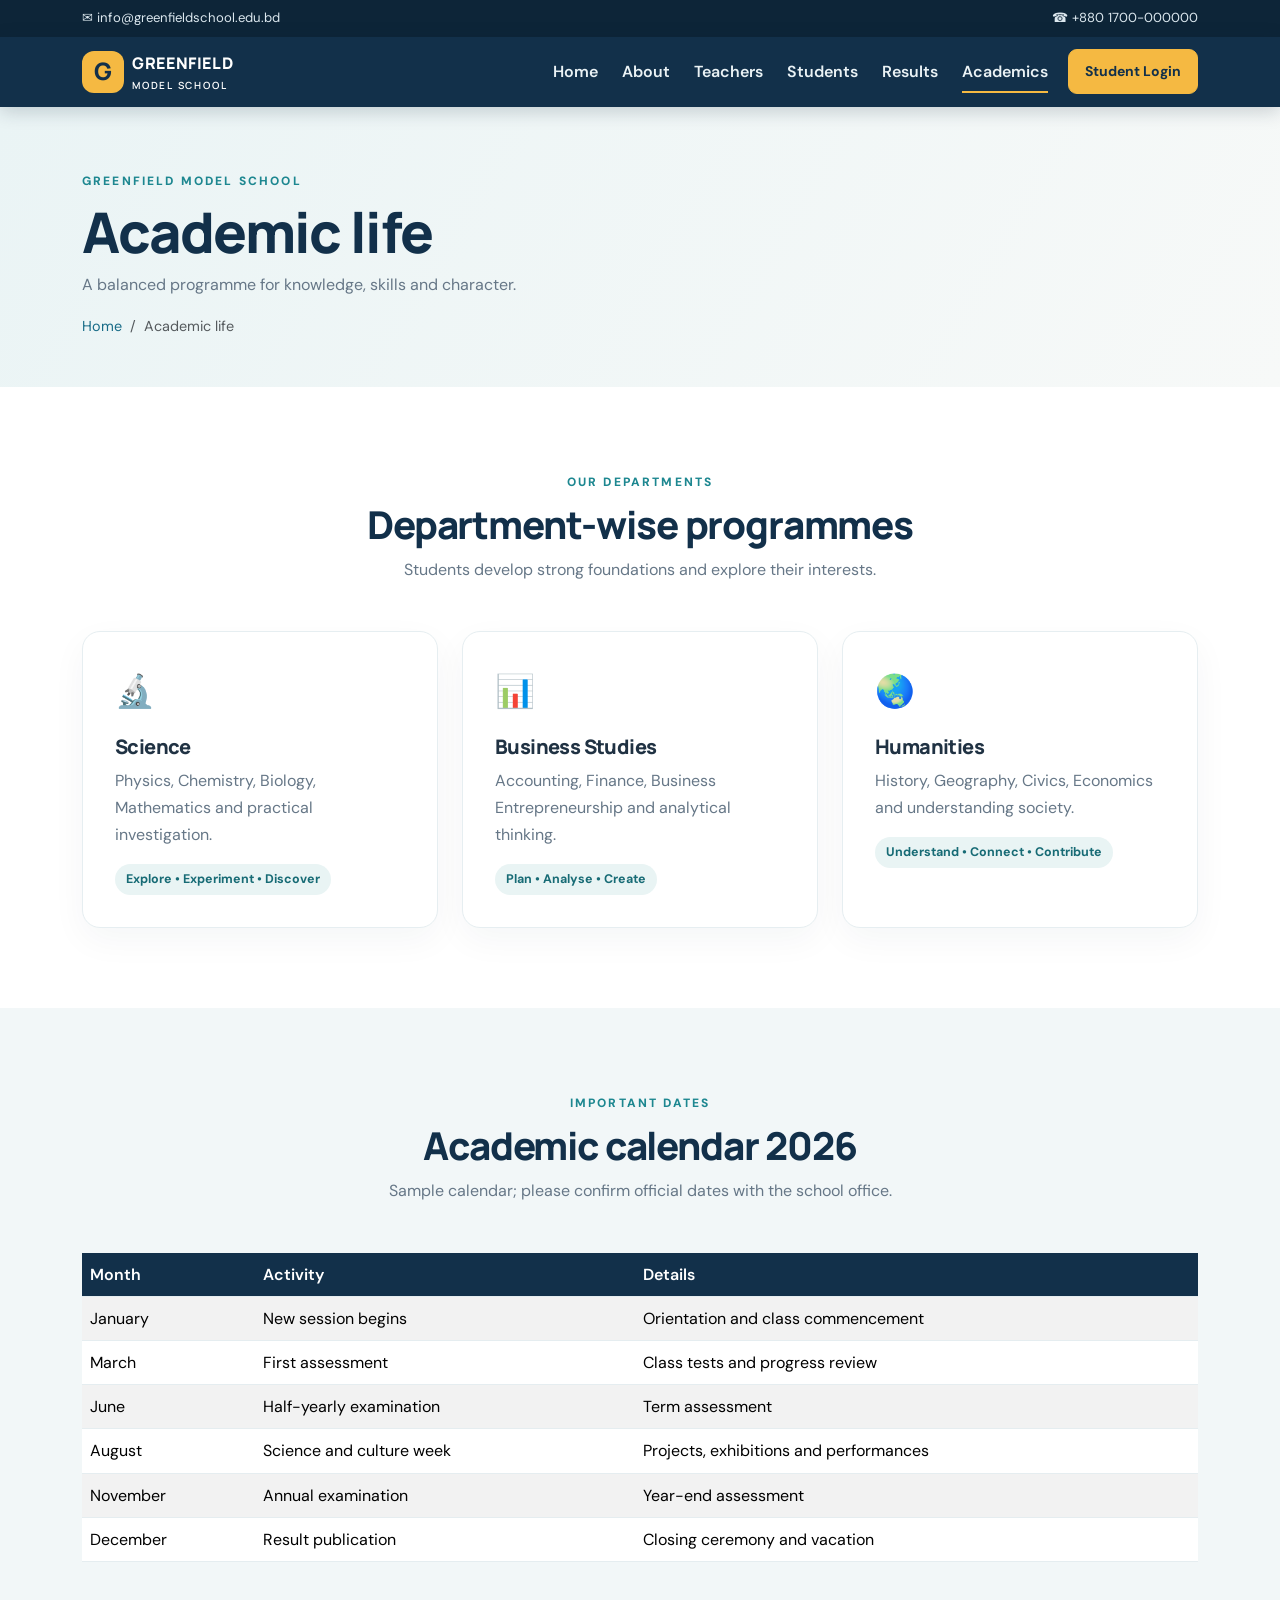
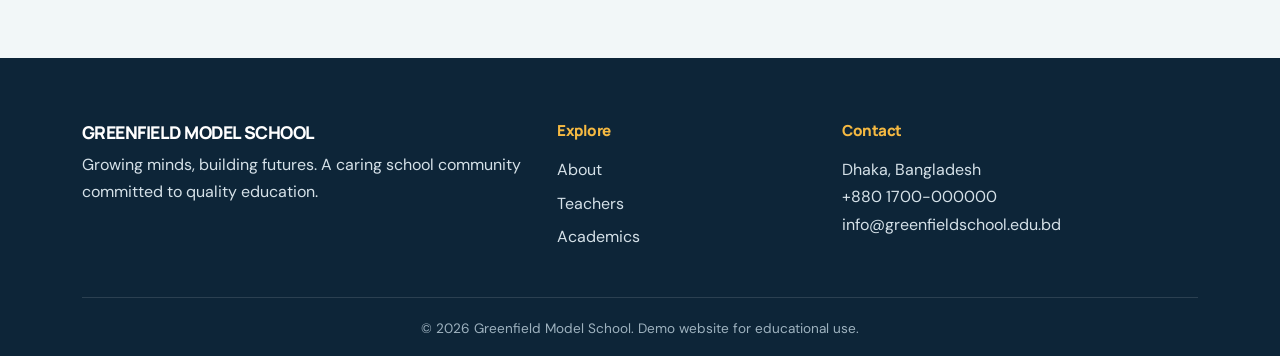
<file: academics.html>
<!doctype html><html lang="en"><head><meta charset="utf-8"><meta name="viewport" content="width=device-width, initial-scale=1"><title>Academics | Greenfield Model School</title><meta name="description" content="Explore department-wise academic programmes and the school academic calendar."><link href="https://cdn.jsdelivr.net/npm/bootstrap@5.3.3/dist/css/bootstrap.min.css" rel="stylesheet"><link rel="stylesheet" href="assets/css/style.css"></head><body><div class="topbar"><div class="container d-flex justify-content-between flex-wrap gap-2"><span>✉ info@greenfieldschool.edu.bd</span><span>☎ +880 1700-000000</span></div></div><nav class="navbar navbar-expand-lg navbar-dark site-nav sticky-top"><div class="container"><a class="navbar-brand d-flex align-items-center gap-2" href="index.html"><span class="brand-mark">G</span><span>GREENFIELD <small>MODEL SCHOOL</small></span></a><button class="navbar-toggler" data-bs-toggle="collapse" data-bs-target="#mainNav"><span class="navbar-toggler-icon"></span></button><div class="collapse navbar-collapse" id="mainNav"><ul class="navbar-nav ms-auto align-items-lg-center"><li class="nav-item"><a class="nav-link" href="index.html">Home</a></li><li class="nav-item"><a class="nav-link" href="about.html">About</a></li><li class="nav-item"><a class="nav-link" href="teachers.html">Teachers</a></li><li class="nav-item"><a class="nav-link" href="students.html">Students</a></li><li class="nav-item"><a class="nav-link" href="results.html">Results</a></li><li class="nav-item"><a class="nav-link active" href="academics.html">Academics</a></li><li class="nav-item ms-lg-2"><a class="btn btn-warning btn-sm px-3" href="login.html">Student Login</a></li></ul></div></div></nav><header class="page-hero"><div class="container"><div class="eyebrow">GREENFIELD MODEL SCHOOL</div><h1>Academic life</h1><p>A balanced programme for knowledge, skills and character.</p><nav aria-label="breadcrumb"><ol class="breadcrumb"><li class="breadcrumb-item"><a href="index.html">Home</a></li><li class="breadcrumb-item active">Academic life</li></ol></nav></div></header><main>
<section class="section-pad"><div class="container"><div class="section-heading"><span class="eyebrow">OUR DEPARTMENTS</span><h2>Department-wise programmes</h2><p>Students develop strong foundations and explore their interests.</p></div><div class="row g-4"><div class="col-md-4"><div class="feature-card"><div class="feature-icon">🔬</div><h3>Science</h3><p>Physics, Chemistry, Biology, Mathematics and practical investigation.</p><span class="subject-tag">Explore • Experiment • Discover</span></div></div><div class="col-md-4"><div class="feature-card"><div class="feature-icon">📊</div><h3>Business Studies</h3><p>Accounting, Finance, Business Entrepreneurship and analytical thinking.</p><span class="subject-tag">Plan • Analyse • Create</span></div></div><div class="col-md-4"><div class="feature-card"><div class="feature-icon">🌏</div><h3>Humanities</h3><p>History, Geography, Civics, Economics and understanding society.</p><span class="subject-tag">Understand • Connect • Contribute</span></div></div></div></div></section>
<section class="section-pad soft-bg"><div class="container"><div class="section-heading"><span class="eyebrow">IMPORTANT DATES</span><h2>Academic calendar 2026</h2><p>Sample calendar; please confirm official dates with the school office.</p></div><div class="table-responsive"><table class="table table-striped bg-white align-middle"><thead><tr><th>Month</th><th>Activity</th><th>Details</th></tr></thead><tbody><tr><td>January</td><td>New session begins</td><td>Orientation and class commencement</td></tr><tr><td>March</td><td>First assessment</td><td>Class tests and progress review</td></tr><tr><td>June</td><td>Half-yearly examination</td><td>Term assessment</td></tr><tr><td>August</td><td>Science and culture week</td><td>Projects, exhibitions and performances</td></tr><tr><td>November</td><td>Annual examination</td><td>Year-end assessment</td></tr><tr><td>December</td><td>Result publication</td><td>Closing ceremony and vacation</td></tr></tbody></table></div></div></section></main><footer class="site-footer"><div class="container"><div class="row g-4"><div class="col-lg-5"><h3>GREENFIELD MODEL SCHOOL</h3><p>Growing minds, building futures. A caring school community committed to quality education.</p></div><div class="col-6 col-lg-3"><h4>Explore</h4><a href="about.html">About</a><a href="teachers.html">Teachers</a><a href="academics.html">Academics</a></div><div class="col-6 col-lg-4"><h4>Contact</h4><p>Dhaka, Bangladesh<br>+880 1700-000000<br>info@greenfieldschool.edu.bd</p></div></div><div class="footer-bottom">© <span class="year"></span> Greenfield Model School. Demo website for educational use.</div></div></footer><script src="https://cdn.jsdelivr.net/npm/bootstrap@5.3.3/dist/js/bootstrap.bundle.min.js"></script><script src="assets/js/main.js"></script></body></html>
</file>
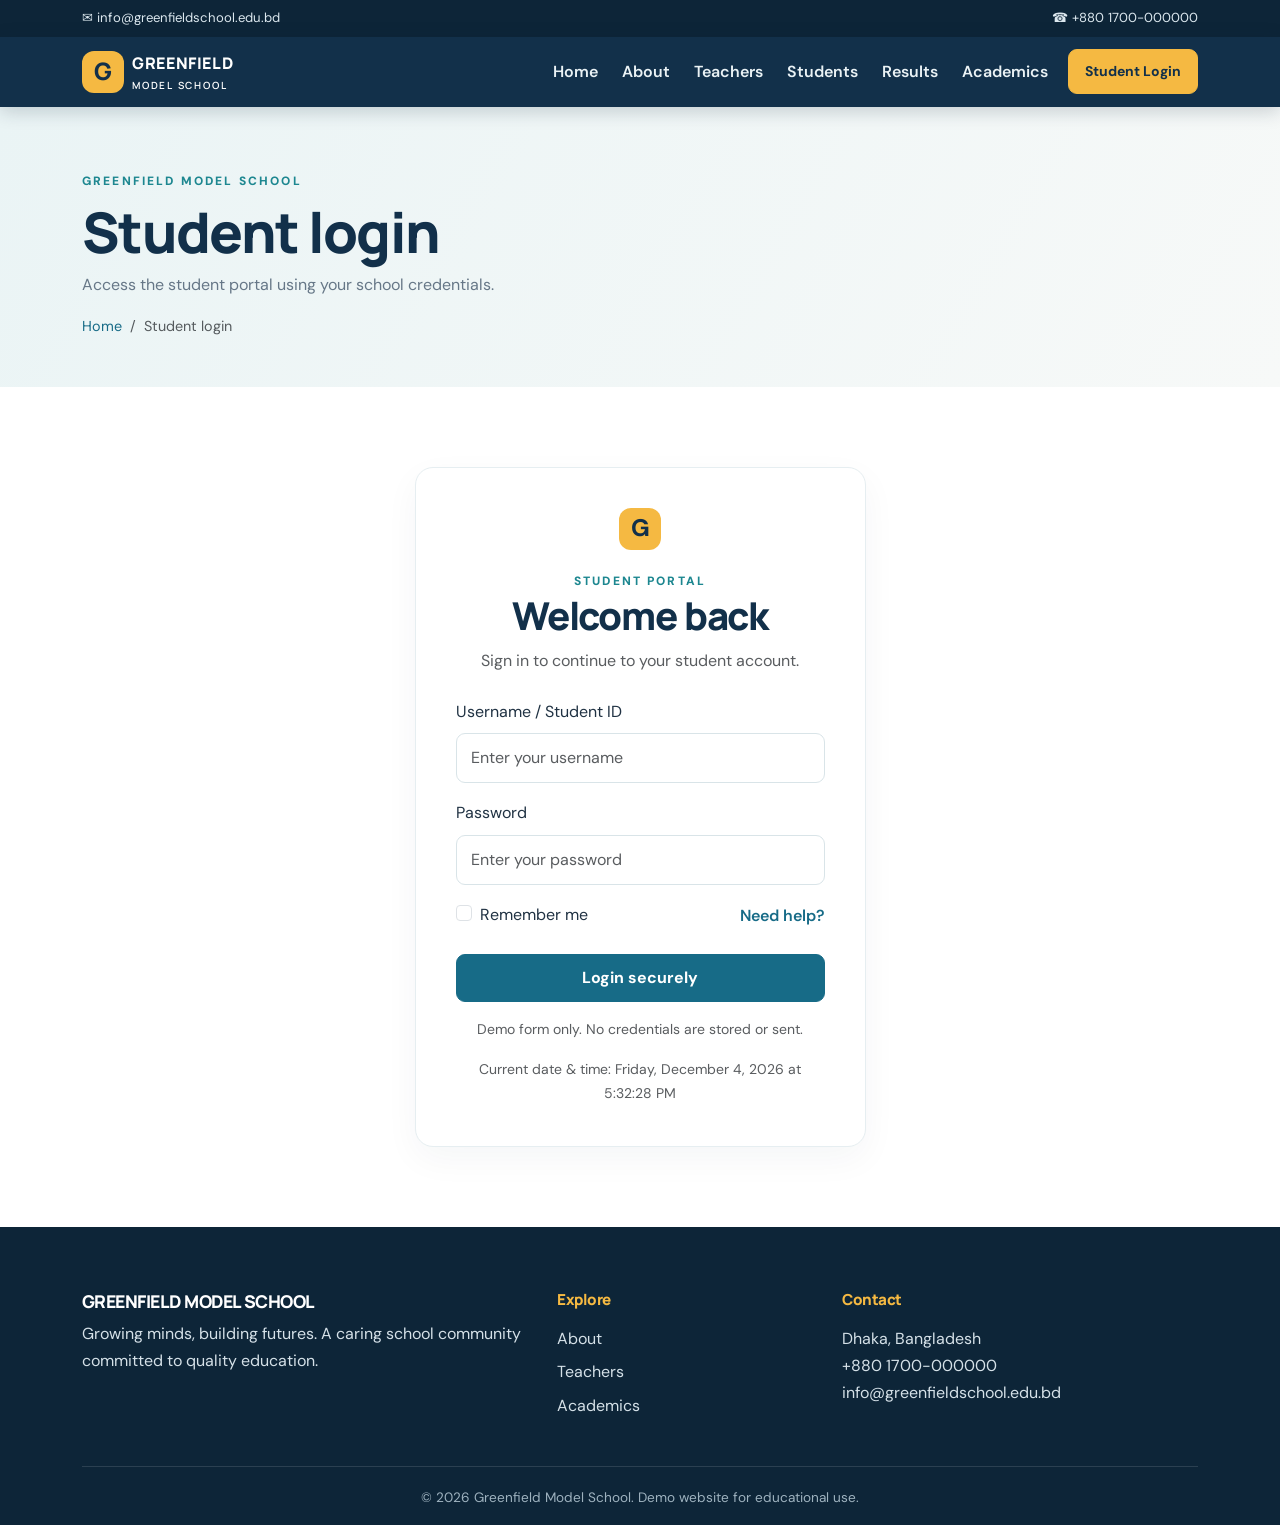
<file: login.html>
<!doctype html><html lang="en"><head><meta charset="utf-8"><meta name="viewport" content="width=device-width, initial-scale=1"><title>Student Login | Greenfield Model School</title><meta name="description" content="Student login demonstration page for Greenfield Model School."><link href="https://cdn.jsdelivr.net/npm/bootstrap@5.3.3/dist/css/bootstrap.min.css" rel="stylesheet"><link rel="stylesheet" href="assets/css/style.css"></head><body><div class="topbar"><div class="container d-flex justify-content-between flex-wrap gap-2"><span>✉ info@greenfieldschool.edu.bd</span><span>☎ +880 1700-000000</span></div></div><nav class="navbar navbar-expand-lg navbar-dark site-nav sticky-top"><div class="container"><a class="navbar-brand d-flex align-items-center gap-2" href="index.html"><span class="brand-mark">G</span><span>GREENFIELD <small>MODEL SCHOOL</small></span></a><button class="navbar-toggler" data-bs-toggle="collapse" data-bs-target="#mainNav"><span class="navbar-toggler-icon"></span></button><div class="collapse navbar-collapse" id="mainNav"><ul class="navbar-nav ms-auto align-items-lg-center"><li class="nav-item"><a class="nav-link" href="index.html">Home</a></li><li class="nav-item"><a class="nav-link" href="about.html">About</a></li><li class="nav-item"><a class="nav-link" href="teachers.html">Teachers</a></li><li class="nav-item"><a class="nav-link" href="students.html">Students</a></li><li class="nav-item"><a class="nav-link" href="results.html">Results</a></li><li class="nav-item"><a class="nav-link" href="academics.html">Academics</a></li><li class="nav-item ms-lg-2"><a class="btn btn-warning btn-sm px-3" href="login.html">Student Login</a></li></ul></div></div></nav><header class="page-hero"><div class="container"><div class="eyebrow">GREENFIELD MODEL SCHOOL</div><h1>Student login</h1><p>Access the student portal using your school credentials.</p><nav aria-label="breadcrumb"><ol class="breadcrumb"><li class="breadcrumb-item"><a href="index.html">Home</a></li><li class="breadcrumb-item active">Student login</li></ol></nav></div></header><main>
<section class="section-pad"><div class="container"><div class="row justify-content-center"><div class="col-md-7 col-lg-5"><div class="form-panel"><div class="text-center mb-4"><div class="brand-mark mx-auto mb-3">G</div><span class="eyebrow">STUDENT PORTAL</span><h2>Welcome back</h2><p class="text-muted">Sign in to continue to your student account.</p></div><form id="loginForm"><div class="mb-3"><label for="username" class="form-label">Username / Student ID</label><input id="username" class="form-control" type="text" placeholder="Enter your username" required></div><div class="mb-3"><label for="password" class="form-label">Password</label><input id="password" class="form-control" type="password" placeholder="Enter your password" required minlength="4"></div><div class="d-flex justify-content-between align-items-center mb-4"><div class="form-check"><input class="form-check-input" type="checkbox" id="remember"><label class="form-check-label" for="remember">Remember me</label></div><a href="mailto:info@greenfieldschool.edu.bd">Need help?</a></div><button class="btn btn-primary w-100" type="submit">Login securely</button><p class="small text-muted text-center mt-3 mb-0">Demo form only. No credentials are stored or sent.</p></form><div id="loginMessage" class="mt-3" aria-live="polite"></div><div class="small text-muted text-center mt-3" id="loginDateTime"></div></div></div></div></div></section></main><footer class="site-footer"><div class="container"><div class="row g-4"><div class="col-lg-5"><h3>GREENFIELD MODEL SCHOOL</h3><p>Growing minds, building futures. A caring school community committed to quality education.</p></div><div class="col-6 col-lg-3"><h4>Explore</h4><a href="about.html">About</a><a href="teachers.html">Teachers</a><a href="academics.html">Academics</a></div><div class="col-6 col-lg-4"><h4>Contact</h4><p>Dhaka, Bangladesh<br>+880 1700-000000<br>info@greenfieldschool.edu.bd</p></div></div><div class="footer-bottom">© <span class="year"></span> Greenfield Model School. Demo website for educational use.</div></div></footer><script src="https://cdn.jsdelivr.net/npm/bootstrap@5.3.3/dist/js/bootstrap.bundle.min.js"></script><script src="assets/js/main.js"></script></body></html>
</file>
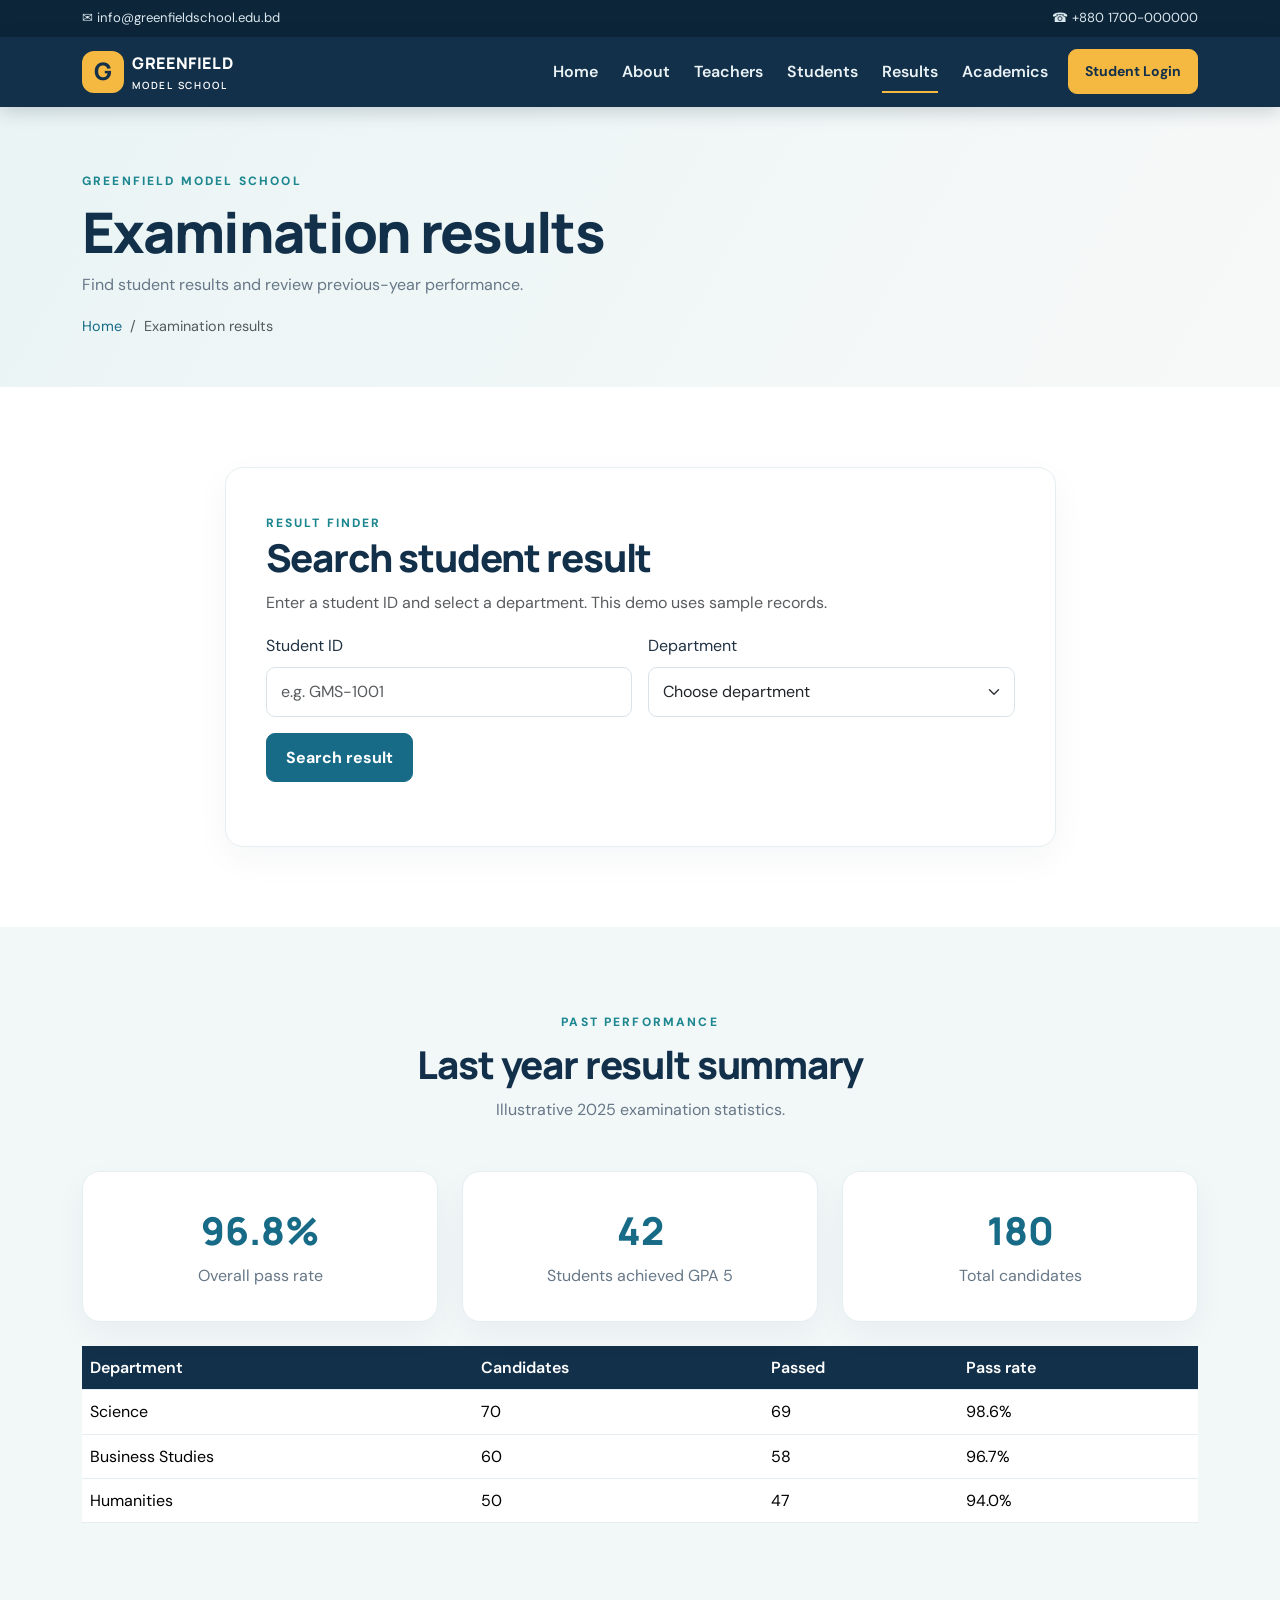
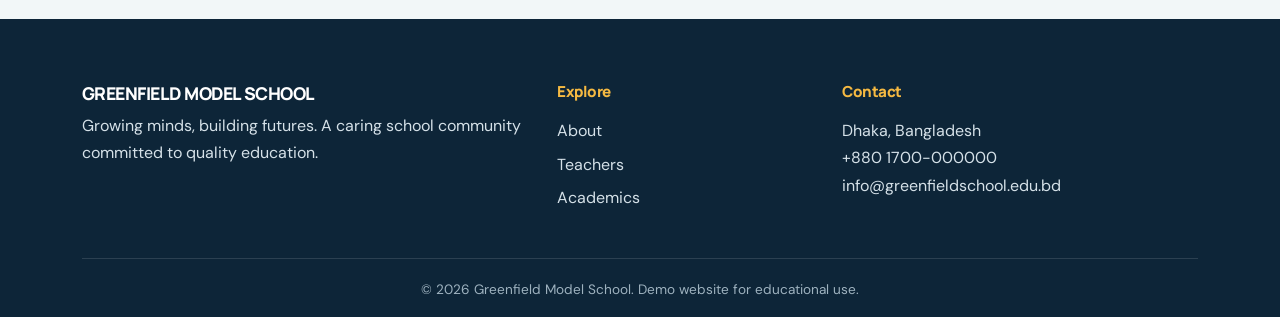
<file: results.html>
<!doctype html><html lang="en"><head><meta charset="utf-8"><meta name="viewport" content="width=device-width, initial-scale=1"><title>Results | Greenfield Model School</title><meta name="description" content="Search sample student examination results by department and student ID."><link href="https://cdn.jsdelivr.net/npm/bootstrap@5.3.3/dist/css/bootstrap.min.css" rel="stylesheet"><link rel="stylesheet" href="assets/css/style.css"></head><body><div class="topbar"><div class="container d-flex justify-content-between flex-wrap gap-2"><span>✉ info@greenfieldschool.edu.bd</span><span>☎ +880 1700-000000</span></div></div><nav class="navbar navbar-expand-lg navbar-dark site-nav sticky-top"><div class="container"><a class="navbar-brand d-flex align-items-center gap-2" href="index.html"><span class="brand-mark">G</span><span>GREENFIELD <small>MODEL SCHOOL</small></span></a><button class="navbar-toggler" data-bs-toggle="collapse" data-bs-target="#mainNav"><span class="navbar-toggler-icon"></span></button><div class="collapse navbar-collapse" id="mainNav"><ul class="navbar-nav ms-auto align-items-lg-center"><li class="nav-item"><a class="nav-link" href="index.html">Home</a></li><li class="nav-item"><a class="nav-link" href="about.html">About</a></li><li class="nav-item"><a class="nav-link" href="teachers.html">Teachers</a></li><li class="nav-item"><a class="nav-link" href="students.html">Students</a></li><li class="nav-item"><a class="nav-link active" href="results.html">Results</a></li><li class="nav-item"><a class="nav-link" href="academics.html">Academics</a></li><li class="nav-item ms-lg-2"><a class="btn btn-warning btn-sm px-3" href="login.html">Student Login</a></li></ul></div></div></nav><header class="page-hero"><div class="container"><div class="eyebrow">GREENFIELD MODEL SCHOOL</div><h1>Examination results</h1><p>Find student results and review previous-year performance.</p><nav aria-label="breadcrumb"><ol class="breadcrumb"><li class="breadcrumb-item"><a href="index.html">Home</a></li><li class="breadcrumb-item active">Examination results</li></ol></nav></div></header><main>
<section class="section-pad"><div class="container"><div class="row justify-content-center"><div class="col-lg-9"><div class="form-panel"><span class="eyebrow">RESULT FINDER</span><h2>Search student result</h2><p class="text-muted">Enter a student ID and select a department. This demo uses sample records.</p><form id="resultForm" class="row g-3"><div class="col-md-6"><label class="form-label" for="studentId">Student ID</label><input class="form-control" id="studentId" placeholder="e.g. GMS-1001" required></div><div class="col-md-6"><label class="form-label" for="department">Department</label><select class="form-select" id="department" required><option value="">Choose department</option><option>Science</option><option>Business Studies</option><option>Humanities</option></select></div><div class="col-12"><button class="btn btn-primary" type="submit">Search result</button></div></form><div id="resultOutput" class="mt-4" aria-live="polite"></div></div></div></div></div></section>
<section class="section-pad soft-bg"><div class="container"><div class="section-heading"><span class="eyebrow">PAST PERFORMANCE</span><h2>Last year result summary</h2><p>Illustrative 2025 examination statistics.</p></div><div class="row g-4 text-center"><div class="col-md-4"><div class="stat-card"><strong>96.8%</strong><span>Overall pass rate</span></div></div><div class="col-md-4"><div class="stat-card"><strong>42</strong><span>Students achieved GPA 5</span></div></div><div class="col-md-4"><div class="stat-card"><strong>180</strong><span>Total candidates</span></div></div></div><div class="table-responsive mt-4"><table class="table bg-white"><thead><tr><th>Department</th><th>Candidates</th><th>Passed</th><th>Pass rate</th></tr></thead><tbody><tr><td>Science</td><td>70</td><td>69</td><td>98.6%</td></tr><tr><td>Business Studies</td><td>60</td><td>58</td><td>96.7%</td></tr><tr><td>Humanities</td><td>50</td><td>47</td><td>94.0%</td></tr></tbody></table></div></div></section></main><footer class="site-footer"><div class="container"><div class="row g-4"><div class="col-lg-5"><h3>GREENFIELD MODEL SCHOOL</h3><p>Growing minds, building futures. A caring school community committed to quality education.</p></div><div class="col-6 col-lg-3"><h4>Explore</h4><a href="about.html">About</a><a href="teachers.html">Teachers</a><a href="academics.html">Academics</a></div><div class="col-6 col-lg-4"><h4>Contact</h4><p>Dhaka, Bangladesh<br>+880 1700-000000<br>info@greenfieldschool.edu.bd</p></div></div><div class="footer-bottom">© <span class="year"></span> Greenfield Model School. Demo website for educational use.</div></div></footer><script src="https://cdn.jsdelivr.net/npm/bootstrap@5.3.3/dist/js/bootstrap.bundle.min.js"></script><script src="assets/js/main.js"></script></body></html>
</file>
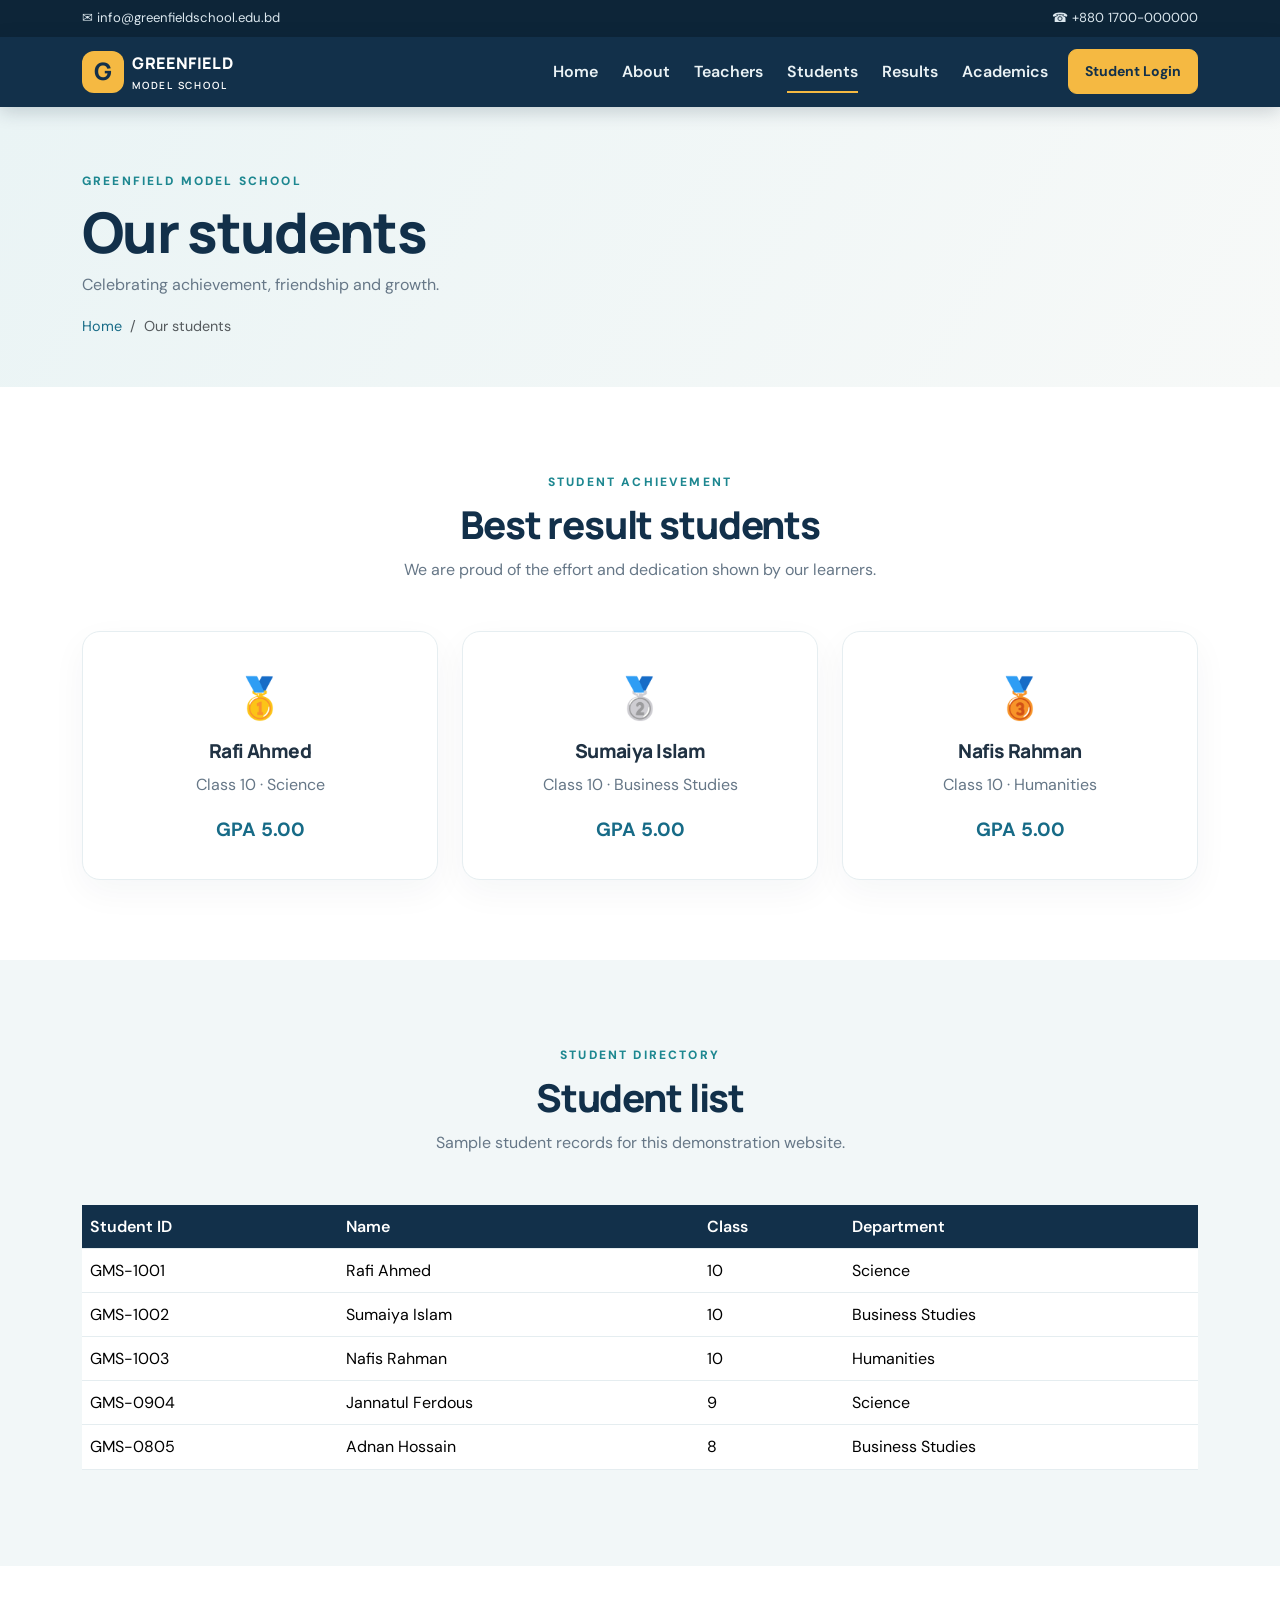
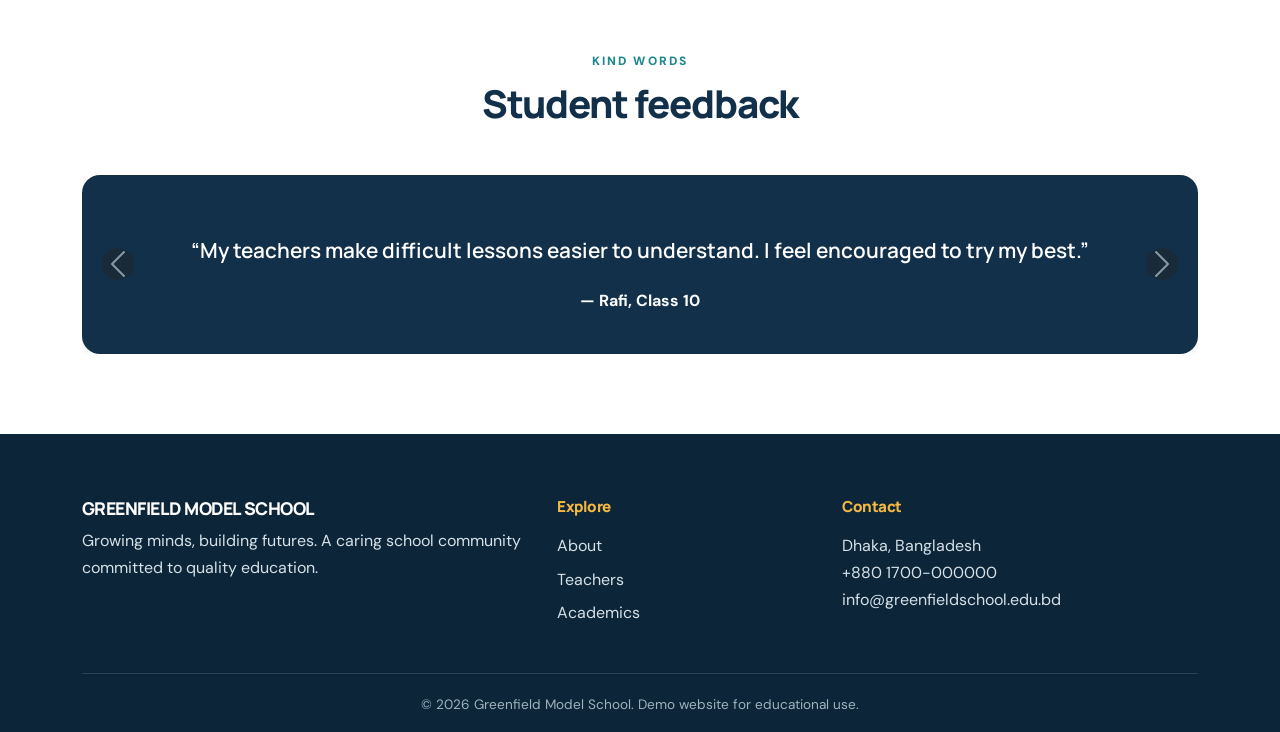
<file: students.html>
<!doctype html><html lang="en"><head><meta charset="utf-8"><meta name="viewport" content="width=device-width, initial-scale=1"><title>Students | Greenfield Model School</title><meta name="description" content="Celebrate top achievers, student life and feedback at Greenfield Model School."><link href="https://cdn.jsdelivr.net/npm/bootstrap@5.3.3/dist/css/bootstrap.min.css" rel="stylesheet"><link rel="stylesheet" href="assets/css/style.css"></head><body><div class="topbar"><div class="container d-flex justify-content-between flex-wrap gap-2"><span>✉ info@greenfieldschool.edu.bd</span><span>☎ +880 1700-000000</span></div></div><nav class="navbar navbar-expand-lg navbar-dark site-nav sticky-top"><div class="container"><a class="navbar-brand d-flex align-items-center gap-2" href="index.html"><span class="brand-mark">G</span><span>GREENFIELD <small>MODEL SCHOOL</small></span></a><button class="navbar-toggler" data-bs-toggle="collapse" data-bs-target="#mainNav"><span class="navbar-toggler-icon"></span></button><div class="collapse navbar-collapse" id="mainNav"><ul class="navbar-nav ms-auto align-items-lg-center"><li class="nav-item"><a class="nav-link" href="index.html">Home</a></li><li class="nav-item"><a class="nav-link" href="about.html">About</a></li><li class="nav-item"><a class="nav-link" href="teachers.html">Teachers</a></li><li class="nav-item"><a class="nav-link active" href="students.html">Students</a></li><li class="nav-item"><a class="nav-link" href="results.html">Results</a></li><li class="nav-item"><a class="nav-link" href="academics.html">Academics</a></li><li class="nav-item ms-lg-2"><a class="btn btn-warning btn-sm px-3" href="login.html">Student Login</a></li></ul></div></div></nav><header class="page-hero"><div class="container"><div class="eyebrow">GREENFIELD MODEL SCHOOL</div><h1>Our students</h1><p>Celebrating achievement, friendship and growth.</p><nav aria-label="breadcrumb"><ol class="breadcrumb"><li class="breadcrumb-item"><a href="index.html">Home</a></li><li class="breadcrumb-item active">Our students</li></ol></nav></div></header><main>
<section class="section-pad"><div class="container"><div class="section-heading"><span class="eyebrow">STUDENT ACHIEVEMENT</span><h2>Best result students</h2><p>We are proud of the effort and dedication shown by our learners.</p></div><div class="row g-4"><div class="col-md-4"><div class="student-card"><div class="student-medal">🥇</div><h3>Rafi Ahmed</h3><p>Class 10 · Science</p><strong>GPA 5.00</strong></div></div><div class="col-md-4"><div class="student-card"><div class="student-medal">🥈</div><h3>Sumaiya Islam</h3><p>Class 10 · Business Studies</p><strong>GPA 5.00</strong></div></div><div class="col-md-4"><div class="student-card"><div class="student-medal">🥉</div><h3>Nafis Rahman</h3><p>Class 10 · Humanities</p><strong>GPA 5.00</strong></div></div></div></div></section>
<section class="section-pad soft-bg"><div class="container"><div class="section-heading"><span class="eyebrow">STUDENT DIRECTORY</span><h2>Student list</h2><p>Sample student records for this demonstration website.</p></div><div class="table-responsive"><table class="table table-hover align-middle bg-white"><thead><tr><th>Student ID</th><th>Name</th><th>Class</th><th>Department</th></tr></thead><tbody><tr><td>GMS-1001</td><td>Rafi Ahmed</td><td>10</td><td>Science</td></tr><tr><td>GMS-1002</td><td>Sumaiya Islam</td><td>10</td><td>Business Studies</td></tr><tr><td>GMS-1003</td><td>Nafis Rahman</td><td>10</td><td>Humanities</td></tr><tr><td>GMS-0904</td><td>Jannatul Ferdous</td><td>9</td><td>Science</td></tr><tr><td>GMS-0805</td><td>Adnan Hossain</td><td>8</td><td>Business Studies</td></tr></tbody></table></div></div></section>
<section class="section-pad"><div class="container"><div class="section-heading"><span class="eyebrow">KIND WORDS</span><h2>Student feedback</h2></div><div id="studentQuotes" class="carousel slide" data-bs-ride="carousel"><div class="carousel-inner"><div class="carousel-item active"><div class="quote-card text-center"><p class="quote">“My teachers make difficult lessons easier to understand. I feel encouraged to try my best.”</p><strong>— Rafi, Class 10</strong></div></div><div class="carousel-item"><div class="quote-card text-center"><p class="quote">“I enjoy the activities and the friendly environment. School feels like a second home.”</p><strong>— Sumaiya, Class 10</strong></div></div><div class="carousel-item"><div class="quote-card text-center"><p class="quote">“The teachers always guide us when we need help. I have become more confident.”</p><strong>— Nafis, Class 10</strong></div></div></div><button class="carousel-control-prev" type="button" data-bs-target="#studentQuotes" data-bs-slide="prev"><span class="carousel-control-prev-icon bg-dark rounded-circle"></span><span class="visually-hidden">Previous</span></button><button class="carousel-control-next" type="button" data-bs-target="#studentQuotes" data-bs-slide="next"><span class="carousel-control-next-icon bg-dark rounded-circle"></span><span class="visually-hidden">Next</span></button></div></div></section></main><footer class="site-footer"><div class="container"><div class="row g-4"><div class="col-lg-5"><h3>GREENFIELD MODEL SCHOOL</h3><p>Growing minds, building futures. A caring school community committed to quality education.</p></div><div class="col-6 col-lg-3"><h4>Explore</h4><a href="about.html">About</a><a href="teachers.html">Teachers</a><a href="academics.html">Academics</a></div><div class="col-6 col-lg-4"><h4>Contact</h4><p>Dhaka, Bangladesh<br>+880 1700-000000<br>info@greenfieldschool.edu.bd</p></div></div><div class="footer-bottom">© <span class="year"></span> Greenfield Model School. Demo website for educational use.</div></div></footer><script src="https://cdn.jsdelivr.net/npm/bootstrap@5.3.3/dist/js/bootstrap.bundle.min.js"></script><script src="assets/js/main.js"></script></body></html>
</file>
<file: assets/css/style.css>
@import url('https://fonts.googleapis.com/css2?family=DM+Sans:wght@400;500;600;700&family=Manrope:wght@400;500;600;700;800&display=swap');
:root{--navy:#12304a;--blue:#176b87;--teal:#1d8790;--gold:#f5b942;--ink:#203243;--muted:#667787;--soft:#f2f7f8}
*{box-sizing:border-box}body{font-family:'DM Sans',sans-serif;color:var(--ink);line-height:1.7}h1,h2,h3,h4,.navbar-brand{font-family:Manrope,sans-serif;font-weight:800;letter-spacing:-.03em}h2{font-size:clamp(1.8rem,3vw,2.55rem);color:var(--navy)}a{text-decoration:none}.topbar{background:#0d2538;color:#dce8ef;font-size:.82rem;padding:.45rem 0}.site-nav{background:var(--navy);box-shadow:0 4px 18px #0d253833}.navbar-brand{font-size:1rem;letter-spacing:.04em}.navbar-brand small{display:block;font-size:.62rem;letter-spacing:.18em;font-weight:600}.brand-mark{display:grid;place-items:center;width:42px;height:42px;border-radius:12px;background:var(--gold);color:var(--navy);font-size:1.5rem;font-weight:800}.nav-link{color:#eaf2f5!important;font-weight:600;padding:.8rem .75rem!important;position:relative}.nav-link:after{content:"";position:absolute;bottom:5px;left:12px;right:12px;height:2px;background:var(--gold);transform:scaleX(0);transition:.25s}.nav-link:hover:after,.nav-link.active:after{transform:scaleX(1)}.btn{border-radius:9px;font-weight:700;padding:.7rem 1.2rem}.btn-primary{background:var(--blue);border-color:var(--blue)}.btn-primary:hover{background:var(--navy);border-color:var(--navy)}.btn-warning{background:var(--gold);border-color:var(--gold);color:var(--navy)}.hero{background:linear-gradient(90deg,rgba(10,34,52,.92),rgba(10,34,52,.55)),url('https://images.unsplash.com/photo-1509062522246-3755977927d7?auto=format&fit=crop&w=2000&q=90') center/cover;color:white}.min-vh-50{min-height:560px}.hero h1{font-size:clamp(2.7rem,6vw,5rem);line-height:1.06;max-width:720px;margin:1rem 0}.hero h1 em{color:var(--gold);font-style:normal}.hero .lead{max-width:620px;color:#e3edf1}.eyebrow{font-size:.75rem;letter-spacing:.18em;font-weight:800;color:var(--teal)}.hero .eyebrow{color:var(--gold)}.quick-stats{background:#fff;box-shadow:0 10px 35px #12304a12;position:relative;margin-top:-1px;padding:1.7rem 0}.quick-stats strong{display:block;color:var(--blue);font:800 2rem Manrope}.quick-stats span{font-size:.9rem;color:var(--muted)}.section-pad{padding:5rem 0}.soft-bg{background:var(--soft)}.section-heading{text-align:center;max-width:680px;margin:0 auto 3rem}.section-heading h2{margin:.5rem 0}.section-heading p{color:var(--muted);margin:0}.feature-card,.person-card,.student-card,.stat-card,.form-panel,.quote-card{height:100%;background:#fff;border:1px solid #e6eef1;border-radius:18px;padding:2rem;box-shadow:0 12px 35px #12304a0b}.feature-card{transition:.25s}.feature-card:hover,.teacher-card:hover{transform:translateY(-5px);box-shadow:0 18px 40px #12304a17}.feature-icon{font-size:2rem;margin-bottom:1rem}.feature-card h3{font-size:1.25rem}.feature-card p,.person-card p,.student-card p{color:var(--muted)}.feature-card a,.text-link{font-weight:700;color:var(--blue)}.notice-item{display:flex;gap:1.2rem;padding:1.2rem 0;border-bottom:1px solid #e5edf0}.notice-date{flex:0 0 55px;height:62px;border-radius:10px;background:#eaf4f5;color:var(--blue);font:800 1.25rem Manrope;text-align:center;padding-top:5px}.notice-date small{font-size:.65rem}.notice-item h3{font-size:1.05rem;margin:0}.notice-item p{color:var(--muted);margin:.25rem 0 0}.quote-card{background:var(--navy);color:white;border:0;padding:2.5rem}.quote-card .eyebrow{color:var(--gold)}.quote{font:600 1.3rem/1.6 Manrope;margin:1.2rem 0}.quote-card small{color:#c7d8e2}.site-footer{background:#0d2538;color:#d5e1e8;padding:4rem 0 1rem}.site-footer h3{font-size:1.1rem;color:#fff}.site-footer h4{font-size:.95rem;color:var(--gold);margin-bottom:1rem}.site-footer a{display:block;color:#d5e1e8;margin:.4rem 0}.site-footer a:hover{color:var(--gold)}.footer-bottom{border-top:1px solid #ffffff20;margin-top:2.5rem;padding-top:1.2rem;text-align:center;font-size:.85rem;color:#9eb2bf}.page-hero{padding:4rem 0 3rem;background:linear-gradient(120deg,#eaf4f5,#f7f9f8)}.page-hero h1{font-size:clamp(2.3rem,5vw,3.5rem);color:var(--navy);margin:.4rem 0}.page-hero p{color:var(--muted)}.breadcrumb{margin:1rem 0 0;font-size:.9rem}.breadcrumb a{color:var(--blue)}.person-card{text-align:center}.person-avatar{width:82px;height:82px;border-radius:50%;display:grid;place-items:center;margin:0 auto 1rem;background:#e8f2f3;color:var(--blue);font:800 1.5rem Manrope}.person-card h3{font-size:1.05rem}.teacher-card{height:100%;overflow:hidden;border-radius:18px;border:1px solid #e6eef1;background:#fff;box-shadow:0 12px 35px #12304a0b;transition:.25s}.teacher-card img{width:100%;height:230px;object-fit:cover}.teacher-card h4{font-size:1.15rem}.teacher-card p{color:var(--muted);margin-bottom:0}.subject-tag{display:inline-block;background:#e9f4f4;color:#176b75;padding:.3rem .7rem;border-radius:30px;font-size:.78rem;font-weight:700}.student-card{text-align:center}.student-medal{font-size:2.5rem;margin-bottom:.5rem}.student-card h3{font-size:1.2rem}.student-card strong{color:var(--blue);font-size:1.2rem}.stat-card{display:flex;flex-direction:column;gap:.3rem}.stat-card strong{font:800 2.4rem Manrope;color:var(--blue)}.stat-card span{color:var(--muted)}.form-panel{padding:2.5rem}.form-control,.form-select{padding:.75rem .9rem;border-color:#d9e4e8;border-radius:9px}.form-control:focus,.form-select:focus{border-color:var(--teal);box-shadow:0 0 0 .2rem #1d879022}.form-panel a{color:var(--blue);font-weight:600}.table{border-color:#e5edf0}.table thead th{background:var(--navy);color:white;font-weight:600}.carousel-control-prev{left:-3rem}.carousel-control-next{right:-3rem}
@media(max-width:991px){.nav-link{padding:.55rem 0!important}.nav-link:after{left:0;right:auto;width:35px}.min-vh-50{min-height:500px}.section-pad{padding:3.5rem 0}.carousel-control-prev{left:-1rem}.carousel-control-next{right:-1rem}}
@media(max-width:575px){.topbar{font-size:.72rem}.hero{background-position:60% center}.hero .lead{font-size:1rem}.quick-stats strong{font-size:1.6rem}.quick-stats span{font-size:.78rem}.form-panel{padding:1.5rem}.quote-card{padding:1.6rem}}
</file>
